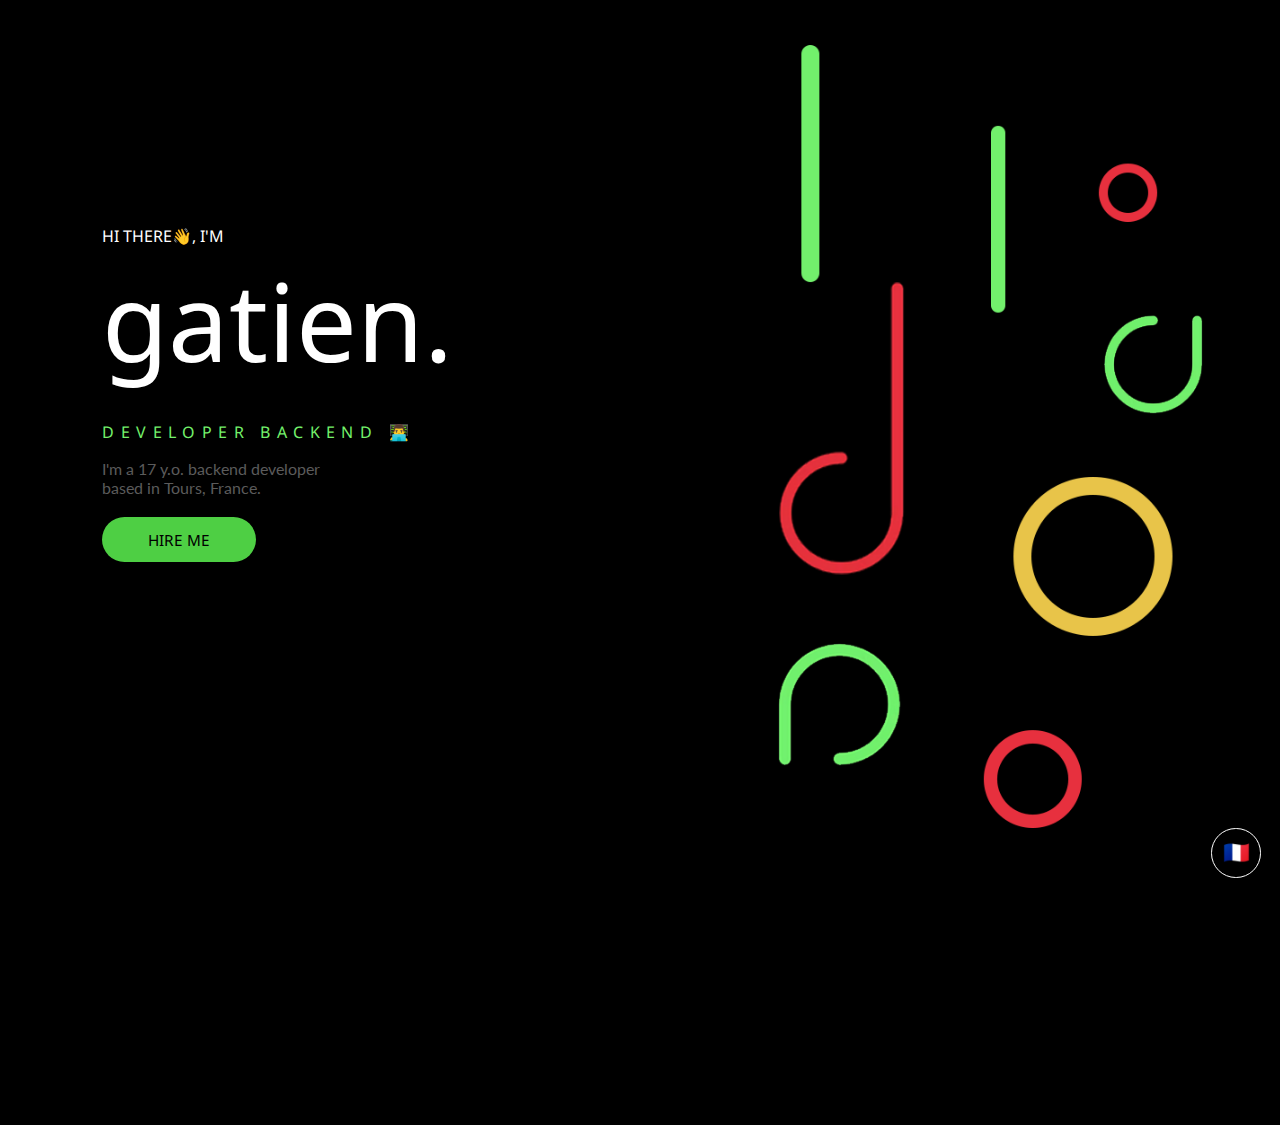
<file: index.html>
<!DOCTYPE html>
<html lang="fr">
<head>
    <meta charset="UTF-8">
    <meta http-equiv="X-UA-Compatible" content="IE=edge">
    <meta name="viewport" content="width=device-width, initial-scale=1.0">
    <link rel="stylesheet" href="style.css">
    <script src="app.js" defer></script>
    <title>Gatien - Portfolio</title>
</head>
<body>
    <img src="bg.png">
    <div class="parent">
        <p id="intro">hi there👋, i'm</p>
        <p id="nom">gatien.</p>
        <p id="dev">developer backend 👨‍💻</p>
        <p id="description">I'm a 17 y.o. backend developer<br>based in Tours, France.</p>
        <button id="btn">HIRE ME</button>
    </div>
    <button id="langue" onclick="switchlanguage()">🇫🇷</button>
</body>
</html>
</file>
<file: style.css>
@import url('https://fonts.googleapis.com/css2?family=Noto+Sans&display=swap');
@import url('https://fonts.googleapis.com/css2?family=Lato&display=swap');

* {
    overflow: hidden;
    margin: 0;
    padding: 0;
    animation: fadein 2s;
}

body {
    background-color: black;
}

div.parent {
    margin-left: 8vw;
    height: 100vh;
    display: block;
    margin-top: 25vh;
}

p {
    color: white;
    font-family: 'Noto Sans', sans-serif;
}


p#intro {
    text-transform: uppercase;
}

p#nom {
    font-size: 12vh;
    margin-bottom: 3vh;
}

p#dev {
    color: #74f06b;
    text-transform: uppercase;
    letter-spacing: 0.5vw;
    margin-bottom: 1.8vh;
}

p#description {
    font-family: 'Lato', sans-serif;
    font-size: 1.8vh;
    color: #5b5b5b;
    margin-bottom: 20px;
}

div.parent button {
    font-family: 'Noto Sans', sans-serif;
    font-size: 1.7vh;
    /* font-weight: bold; */
    background-color: #4ecf44;
    border: none;
    width: 12vw;
    min-width: 150px;
    height: 5vh;
    border-radius: 50px;
    padding: 0.5vw;
}

div.parent button:hover{
    cursor: pointer;
    /* font-size: 2vh; */
}

button#langue{
    background-color: black;
    border: solid #fff 1px;
    height: 5.5vh;
    width: 5.5vh;
    border-radius: 50%;
    font-size: 2.4vh;
    position: fixed;
    right: 1.5%;
    bottom: 2.5%;
}

button#langue:hover{
    cursor: pointer;
    background-color: #080808;
}

img{
    position: absolute;
    height: 87%;
    right: 6%;
    top: 5%;
}

@keyframes fadein {
    from {
        margin-top: 3px;
        opacity: 0;
    }

    to {
        opacity: 1;
    }
}

@media screen and (max-width: 850px) {
    img{
        display: none;
    }
}
</file>
